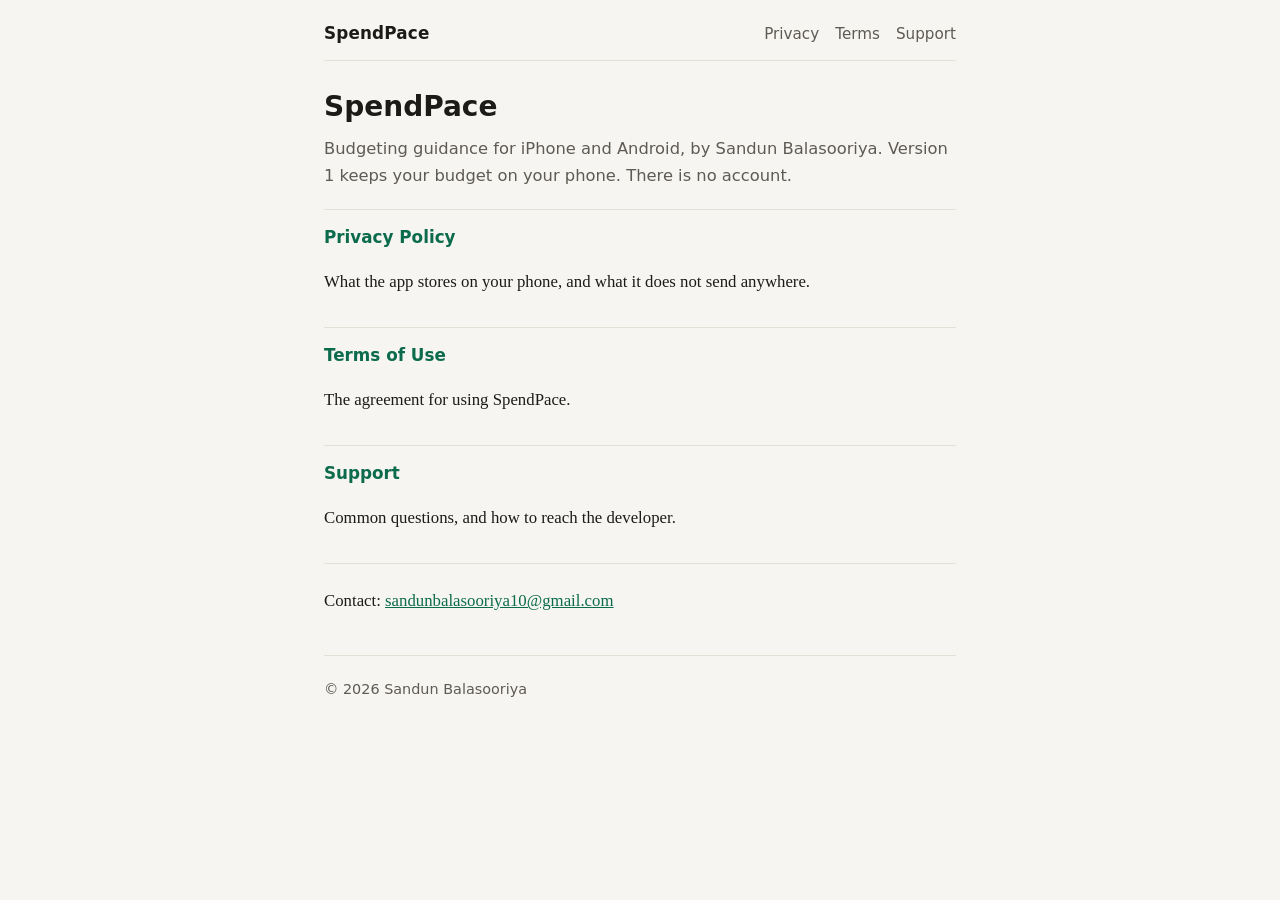
<file: index.html>
<!DOCTYPE html>
<html lang="en">
<head>
  <meta charset="utf-8">
  <meta name="viewport" content="width=device-width, initial-scale=1">
  <title>SpendPace — Privacy, terms, and support</title>
  <meta name="description" content="Privacy policy, terms of use, and support for the SpendPace budgeting app, by Sandun Balasooriya.">
  <link rel="stylesheet" href="style.css">
</head>
<body>
  <header>
    <p class="brand"><a href="./">SpendPace</a></p>
    <nav aria-label="Pages">
      <a href="privacy/">Privacy</a>
      <a href="terms/">Terms</a>
      <a href="support/">Support</a>
    </nav>
  </header>
  <main>
    <h1>SpendPace</h1>
    <p class="lede">Budgeting guidance for iPhone and Android, by Sandun Balasooriya. Version 1 keeps your budget on your phone. There is no account.</p>
    <ul class="index">
      <li>
        <a href="privacy/">Privacy Policy</a>
        <p>What the app stores on your phone, and what it does not send anywhere.</p>
      </li>
      <li>
        <a href="terms/">Terms of Use</a>
        <p>The agreement for using SpendPace.</p>
      </li>
      <li>
        <a href="support/">Support</a>
        <p>Common questions, and how to reach the developer.</p>
      </li>
    </ul>
    <p>Contact: <a href="mailto:sandunbalasooriya10@gmail.com">sandunbalasooriya10@gmail.com</a></p>
  </main>
  <footer>
    <p>© 2026 Sandun Balasooriya</p>
  </footer>
</body>
</html>
</file>
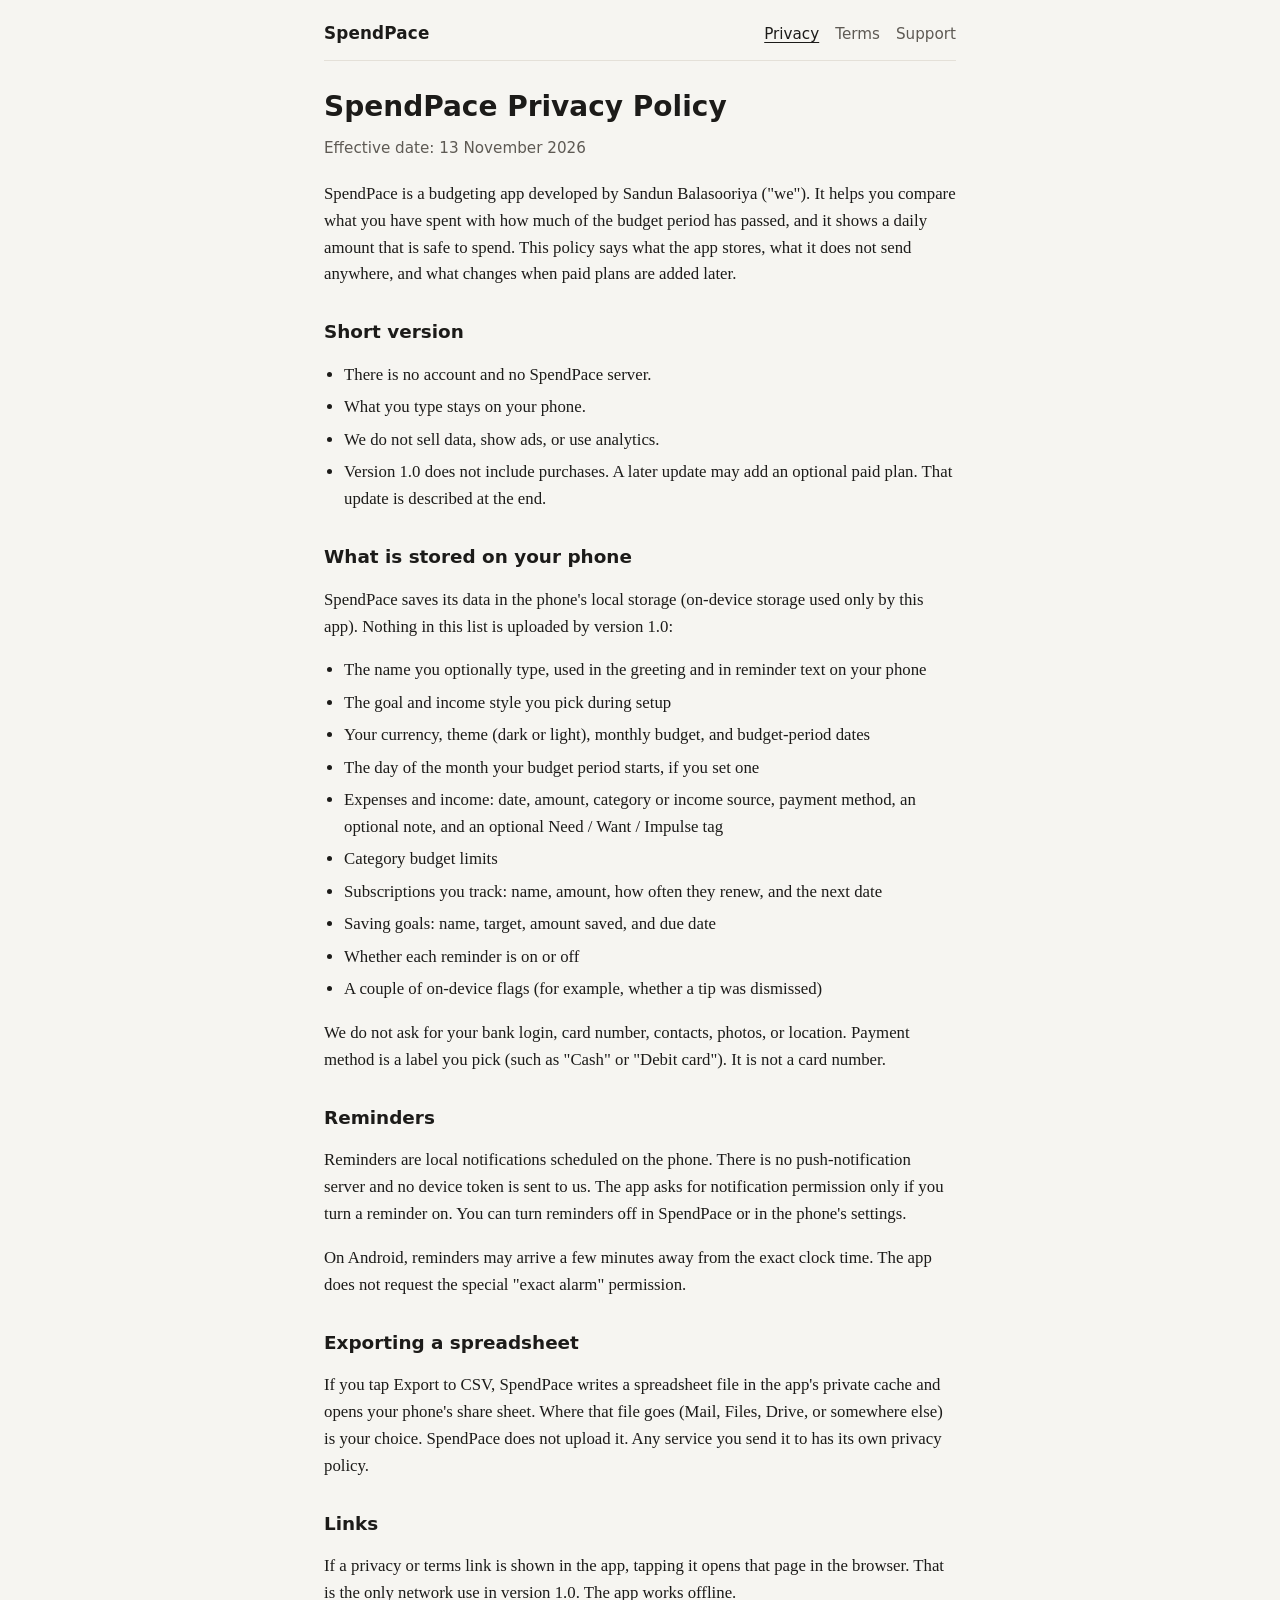
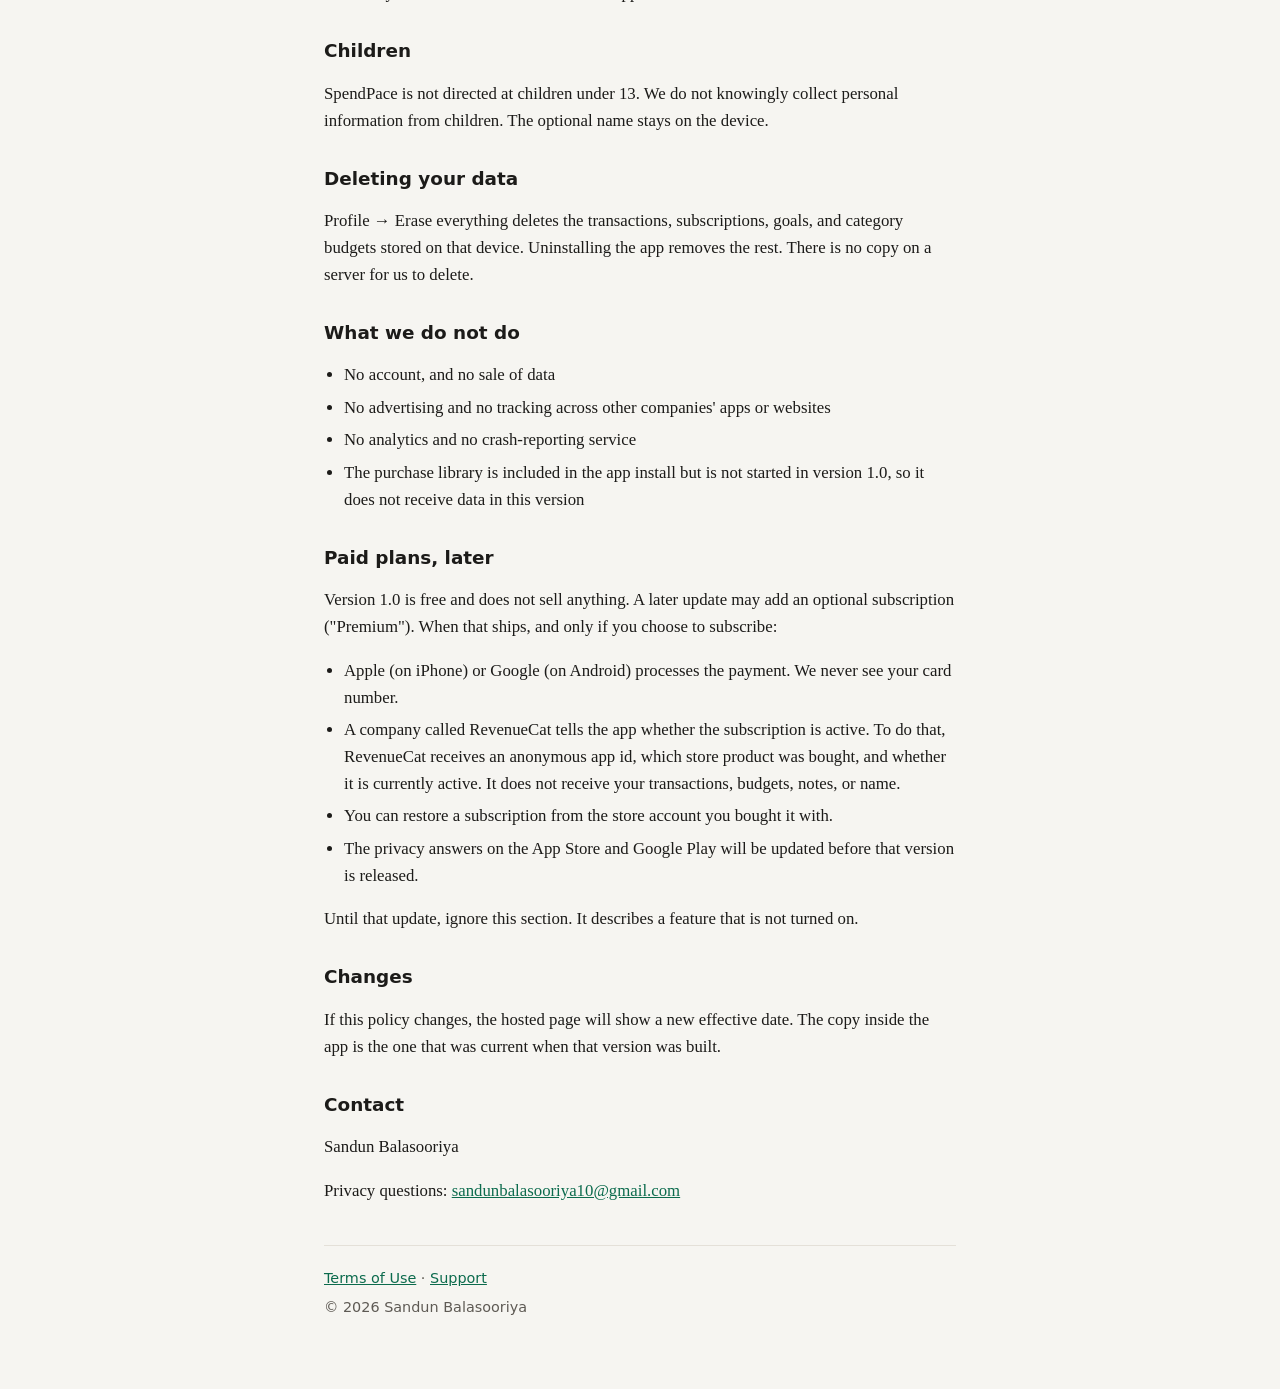
<file: privacy/index.html>
<!DOCTYPE html>
<html lang="en">
<head>
  <meta charset="utf-8">
  <meta name="viewport" content="width=device-width, initial-scale=1">
  <title>SpendPace Privacy Policy</title>
  <meta name="description" content="Privacy policy for SpendPace. Version 1 stores your budget on your phone and does not collect data.">
  <link rel="stylesheet" href="../style.css">
</head>
<body>
  <header>
    <p class="brand"><a href="../">SpendPace</a></p>
    <nav aria-label="Pages">
      <a href="../privacy/" aria-current="page">Privacy</a>
      <a href="../terms/">Terms</a>
      <a href="../support/">Support</a>
    </nav>
  </header>
  <main>
    <h1>SpendPace Privacy Policy</h1>
    <p class="meta">Effective date: 13 November 2026</p>
    <p>SpendPace is a budgeting app developed by Sandun Balasooriya ("we"). It helps you compare what you have spent with how much of the budget period has passed, and it shows a daily amount that is safe to spend. This policy says what the app stores, what it does not send anywhere, and what changes when paid plans are added later.</p>

    <h2>Short version</h2>
    <ul>
      <li>There is no account and no SpendPace server.</li>
      <li>What you type stays on your phone.</li>
      <li>We do not sell data, show ads, or use analytics.</li>
      <li>Version 1.0 does not include purchases. A later update may add an optional paid plan. That update is described at the end.</li>
    </ul>

    <h2>What is stored on your phone</h2>
    <p>SpendPace saves its data in the phone's local storage (on-device storage used only by this app). Nothing in this list is uploaded by version 1.0:</p>
    <ul>
      <li>The name you optionally type, used in the greeting and in reminder text on your phone</li>
      <li>The goal and income style you pick during setup</li>
      <li>Your currency, theme (dark or light), monthly budget, and budget-period dates</li>
      <li>The day of the month your budget period starts, if you set one</li>
      <li>Expenses and income: date, amount, category or income source, payment method, an optional note, and an optional Need / Want / Impulse tag</li>
      <li>Category budget limits</li>
      <li>Subscriptions you track: name, amount, how often they renew, and the next date</li>
      <li>Saving goals: name, target, amount saved, and due date</li>
      <li>Whether each reminder is on or off</li>
      <li>A couple of on-device flags (for example, whether a tip was dismissed)</li>
    </ul>
    <p>We do not ask for your bank login, card number, contacts, photos, or location. Payment method is a label you pick (such as "Cash" or "Debit card"). It is not a card number.</p>

    <h2>Reminders</h2>
    <p>Reminders are local notifications scheduled on the phone. There is no push-notification server and no device token is sent to us. The app asks for notification permission only if you turn a reminder on. You can turn reminders off in SpendPace or in the phone's settings.</p>
    <p>On Android, reminders may arrive a few minutes away from the exact clock time. The app does not request the special "exact alarm" permission.</p>

    <h2>Exporting a spreadsheet</h2>
    <p>If you tap Export to CSV, SpendPace writes a spreadsheet file in the app's private cache and opens your phone's share sheet. Where that file goes (Mail, Files, Drive, or somewhere else) is your choice. SpendPace does not upload it. Any service you send it to has its own privacy policy.</p>

    <h2>Links</h2>
    <p>If a privacy or terms link is shown in the app, tapping it opens that page in the browser. That is the only network use in version 1.0. The app works offline.</p>

    <h2>Children</h2>
    <p>SpendPace is not directed at children under 13. We do not knowingly collect personal information from children. The optional name stays on the device.</p>

    <h2>Deleting your data</h2>
    <p>Profile → Erase everything deletes the transactions, subscriptions, goals, and category budgets stored on that device. Uninstalling the app removes the rest. There is no copy on a server for us to delete.</p>

    <h2>What we do not do</h2>
    <ul>
      <li>No account, and no sale of data</li>
      <li>No advertising and no tracking across other companies' apps or websites</li>
      <li>No analytics and no crash-reporting service</li>
      <li>The purchase library is included in the app install but is not started in version 1.0, so it does not receive data in this version</li>
    </ul>

    <h2>Paid plans, later</h2>
    <p>Version 1.0 is free and does not sell anything. A later update may add an optional subscription ("Premium"). When that ships, and only if you choose to subscribe:</p>
    <ul>
      <li>Apple (on iPhone) or Google (on Android) processes the payment. We never see your card number.</li>
      <li>A company called RevenueCat tells the app whether the subscription is active. To do that, RevenueCat receives an anonymous app id, which store product was bought, and whether it is currently active. It does not receive your transactions, budgets, notes, or name.</li>
      <li>You can restore a subscription from the store account you bought it with.</li>
      <li>The privacy answers on the App Store and Google Play will be updated before that version is released.</li>
    </ul>
    <p>Until that update, ignore this section. It describes a feature that is not turned on.</p>

    <h2>Changes</h2>
    <p>If this policy changes, the hosted page will show a new effective date. The copy inside the app is the one that was current when that version was built.</p>

    <h2>Contact</h2>
    <p>Sandun Balasooriya</p>
    <p>Privacy questions: <a href="mailto:sandunbalasooriya10@gmail.com">sandunbalasooriya10@gmail.com</a></p>
  </main>
  <footer>
    <p><a href="../terms/">Terms of Use</a> · <a href="../support/">Support</a></p>
    <p>© 2026 Sandun Balasooriya</p>
  </footer>
</body>
</html>
</file>
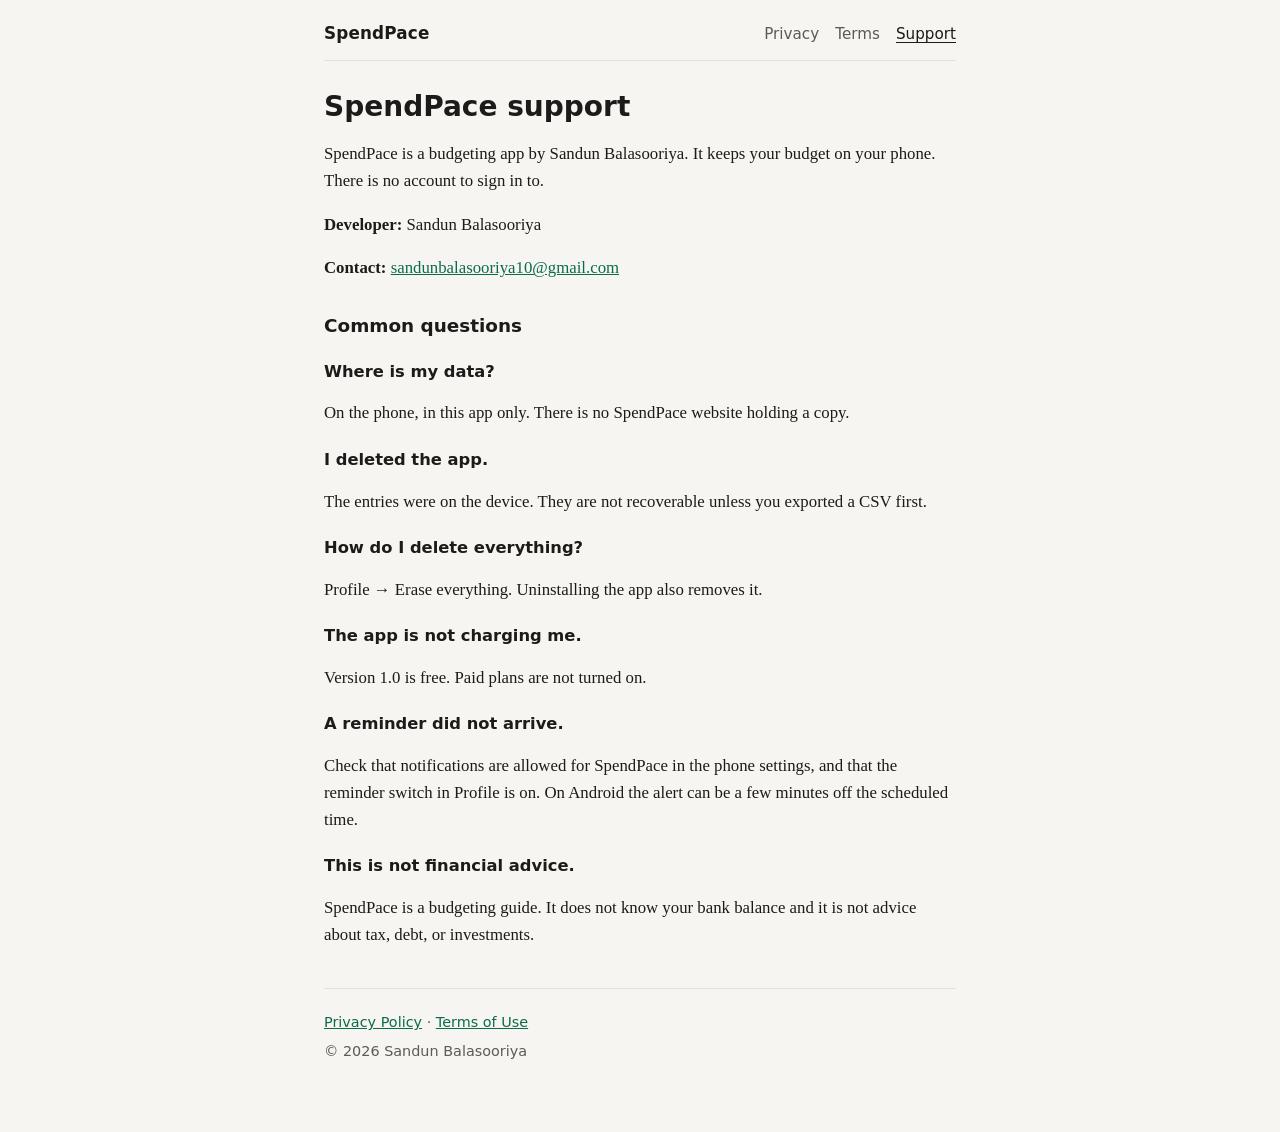
<file: support/index.html>
<!DOCTYPE html>
<html lang="en">
<head>
  <meta charset="utf-8">
  <meta name="viewport" content="width=device-width, initial-scale=1">
  <title>SpendPace support</title>
  <meta name="description" content="Support for the SpendPace budgeting app. Contact Sandun Balasooriya.">
  <link rel="stylesheet" href="../style.css">
</head>
<body>
  <header>
    <p class="brand"><a href="../">SpendPace</a></p>
    <nav aria-label="Pages">
      <a href="../privacy/">Privacy</a>
      <a href="../terms/">Terms</a>
      <a href="../support/" aria-current="page">Support</a>
    </nav>
  </header>
  <main>
    <h1>SpendPace support</h1>
    <p>SpendPace is a budgeting app by Sandun Balasooriya. It keeps your budget on your phone. There is no account to sign in to.</p>
    <p><strong>Developer:</strong> Sandun Balasooriya</p>
    <p><strong>Contact:</strong> <a href="mailto:sandunbalasooriya10@gmail.com">sandunbalasooriya10@gmail.com</a></p>

    <h2>Common questions</h2>

    <h3>Where is my data?</h3>
    <p>On the phone, in this app only. There is no SpendPace website holding a copy.</p>

    <h3>I deleted the app.</h3>
    <p>The entries were on the device. They are not recoverable unless you exported a CSV first.</p>

    <h3>How do I delete everything?</h3>
    <p>Profile → Erase everything. Uninstalling the app also removes it.</p>

    <h3>The app is not charging me.</h3>
    <p>Version 1.0 is free. Paid plans are not turned on.</p>

    <h3>A reminder did not arrive.</h3>
    <p>Check that notifications are allowed for SpendPace in the phone settings, and that the reminder switch in Profile is on. On Android the alert can be a few minutes off the scheduled time.</p>

    <h3>This is not financial advice.</h3>
    <p>SpendPace is a budgeting guide. It does not know your bank balance and it is not advice about tax, debt, or investments.</p>
  </main>
  <footer>
    <p><a href="../privacy/">Privacy Policy</a> · <a href="../terms/">Terms of Use</a></p>
    <p>© 2026 Sandun Balasooriya</p>
  </footer>
</body>
</html>
</file>
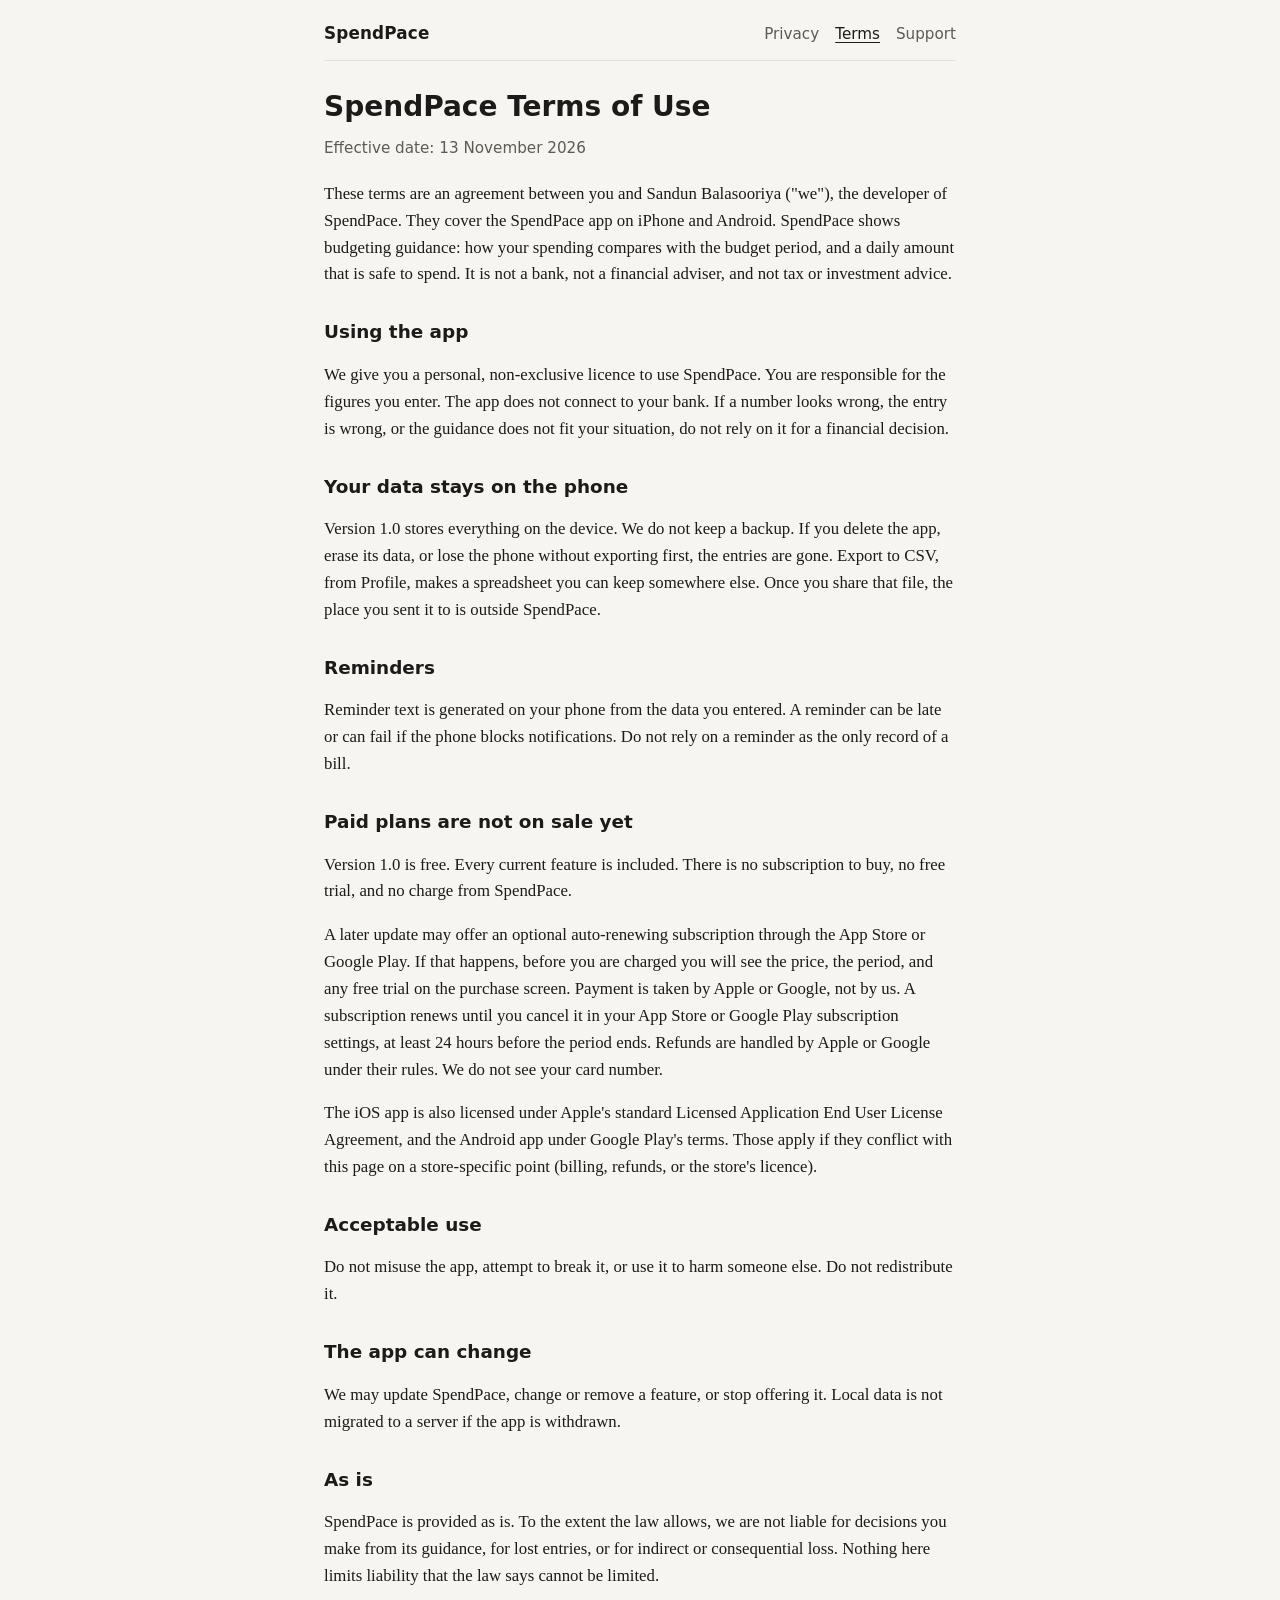
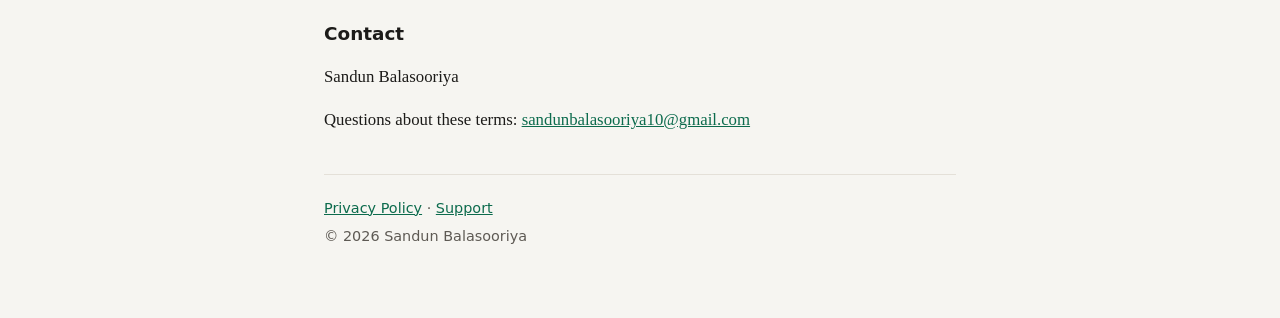
<file: terms/index.html>
<!DOCTYPE html>
<html lang="en">
<head>
  <meta charset="utf-8">
  <meta name="viewport" content="width=device-width, initial-scale=1">
  <title>SpendPace Terms of Use</title>
  <meta name="description" content="Terms of use for the SpendPace budgeting app, by Sandun Balasooriya.">
  <link rel="stylesheet" href="../style.css">
</head>
<body>
  <header>
    <p class="brand"><a href="../">SpendPace</a></p>
    <nav aria-label="Pages">
      <a href="../privacy/">Privacy</a>
      <a href="../terms/" aria-current="page">Terms</a>
      <a href="../support/">Support</a>
    </nav>
  </header>
  <main>
    <h1>SpendPace Terms of Use</h1>
    <p class="meta">Effective date: 13 November 2026</p>
    <p>These terms are an agreement between you and Sandun Balasooriya ("we"), the developer of SpendPace. They cover the SpendPace app on iPhone and Android. SpendPace shows budgeting guidance: how your spending compares with the budget period, and a daily amount that is safe to spend. It is not a bank, not a financial adviser, and not tax or investment advice.</p>

    <h2>Using the app</h2>
    <p>We give you a personal, non-exclusive licence to use SpendPace. You are responsible for the figures you enter. The app does not connect to your bank. If a number looks wrong, the entry is wrong, or the guidance does not fit your situation, do not rely on it for a financial decision.</p>

    <h2>Your data stays on the phone</h2>
    <p>Version 1.0 stores everything on the device. We do not keep a backup. If you delete the app, erase its data, or lose the phone without exporting first, the entries are gone. Export to CSV, from Profile, makes a spreadsheet you can keep somewhere else. Once you share that file, the place you sent it to is outside SpendPace.</p>

    <h2>Reminders</h2>
    <p>Reminder text is generated on your phone from the data you entered. A reminder can be late or can fail if the phone blocks notifications. Do not rely on a reminder as the only record of a bill.</p>

    <h2>Paid plans are not on sale yet</h2>
    <p>Version 1.0 is free. Every current feature is included. There is no subscription to buy, no free trial, and no charge from SpendPace.</p>
    <p>A later update may offer an optional auto-renewing subscription through the App Store or Google Play. If that happens, before you are charged you will see the price, the period, and any free trial on the purchase screen. Payment is taken by Apple or Google, not by us. A subscription renews until you cancel it in your App Store or Google Play subscription settings, at least 24 hours before the period ends. Refunds are handled by Apple or Google under their rules. We do not see your card number.</p>
    <p>The iOS app is also licensed under Apple's standard Licensed Application End User License Agreement, and the Android app under Google Play's terms. Those apply if they conflict with this page on a store-specific point (billing, refunds, or the store's licence).</p>

    <h2>Acceptable use</h2>
    <p>Do not misuse the app, attempt to break it, or use it to harm someone else. Do not redistribute it.</p>

    <h2>The app can change</h2>
    <p>We may update SpendPace, change or remove a feature, or stop offering it. Local data is not migrated to a server if the app is withdrawn.</p>

    <h2>As is</h2>
    <p>SpendPace is provided as is. To the extent the law allows, we are not liable for decisions you make from its guidance, for lost entries, or for indirect or consequential loss. Nothing here limits liability that the law says cannot be limited.</p>

    <h2>Contact</h2>
    <p>Sandun Balasooriya</p>
    <p>Questions about these terms: <a href="mailto:sandunbalasooriya10@gmail.com">sandunbalasooriya10@gmail.com</a></p>
  </main>
  <footer>
    <p><a href="../privacy/">Privacy Policy</a> · <a href="../support/">Support</a></p>
    <p>© 2026 Sandun Balasooriya</p>
  </footer>
</body>
</html>
</file>
<file: style.css>
:root {
  color-scheme: light dark;
  --bg: #f6f5f1;
  --text: #1c1b19;
  --muted: #5e5a54;
  --line: #e4e0d8;
  --link: #0c6b4d;
  --soft: #fff;
}

@media (prefers-color-scheme: dark) {
  :root {
    --bg: #12141a;
    --text: #f3f1ec;
    --muted: #b7b2a8;
    --line: #2c303a;
    --link: #8ee0b8;
    --soft: #1a1d25;
  }
}

* { box-sizing: border-box; }

html { background: var(--bg); }

body {
  margin: 0 auto;
  max-width: 42rem;
  padding: 1.25rem 1.25rem 4rem;
  color: var(--text);
  background: var(--bg);
  font-family: Georgia, "Iowan Old Style", Palatino, "Palatino Linotype", serif;
  font-size: 1.05rem;
  line-height: 1.6;
}

header, footer, nav, .meta, .lede {
  font-family: system-ui, -apple-system, "Segoe UI", sans-serif;
}

header {
  display: flex;
  flex-wrap: wrap;
  align-items: baseline;
  justify-content: space-between;
  gap: 0.75rem 1.25rem;
  padding-bottom: 0.85rem;
  margin-bottom: 1.75rem;
  border-bottom: 1px solid var(--line);
}

.brand {
  margin: 0;
  font-weight: 650;
  letter-spacing: 0.01em;
}

.brand a { color: var(--text); text-decoration: none; }

nav { display: flex; flex-wrap: wrap; gap: 0.35rem 1rem; }

nav a {
  color: var(--muted);
  text-decoration: none;
  font-size: 0.95rem;
}

nav a[aria-current="page"] {
  color: var(--text);
  text-decoration: underline;
  text-underline-offset: 0.2em;
}

h1 {
  font-family: system-ui, -apple-system, "Segoe UI", sans-serif;
  font-size: 1.75rem;
  line-height: 1.25;
  font-weight: 650;
  margin: 0 0 0.75rem;
}

h2 {
  font-family: system-ui, -apple-system, "Segoe UI", sans-serif;
  font-size: 1.15rem;
  line-height: 1.35;
  font-weight: 650;
  margin: 2rem 0 0.5rem;
}

h3 {
  font-family: system-ui, -apple-system, "Segoe UI", sans-serif;
  font-size: 1.02rem;
  line-height: 1.4;
  font-weight: 650;
  margin: 1.35rem 0 0.35rem;
}

.meta, .lede { color: var(--muted); }

.meta { margin: 0 0 1.25rem; font-size: 0.95rem; }

.lede { margin: 0 0 1.25rem; font-size: 1.02rem; }

a { color: var(--link); }

p, li { overflow-wrap: anywhere; }

ul, ol { padding-left: 1.25rem; }

li + li { margin-top: 0.35rem; }

.index {
  list-style: none;
  padding: 0;
  margin: 0 0 1.5rem;
}

.index li {
  margin: 0;
  padding: 0.9rem 0;
  border-top: 1px solid var(--line);
}

.index li:last-child { border-bottom: 1px solid var(--line); }

.index a {
  font-family: system-ui, -apple-system, "Segoe UI", sans-serif;
  font-weight: 650;
  text-decoration: none;
}

.index a:hover { text-decoration: underline; }

footer {
  margin-top: 2.5rem;
  padding-top: 1rem;
  border-top: 1px solid var(--line);
  color: var(--muted);
  font-size: 0.9rem;
}

footer p { margin: 0.35rem 0; }
</file>
